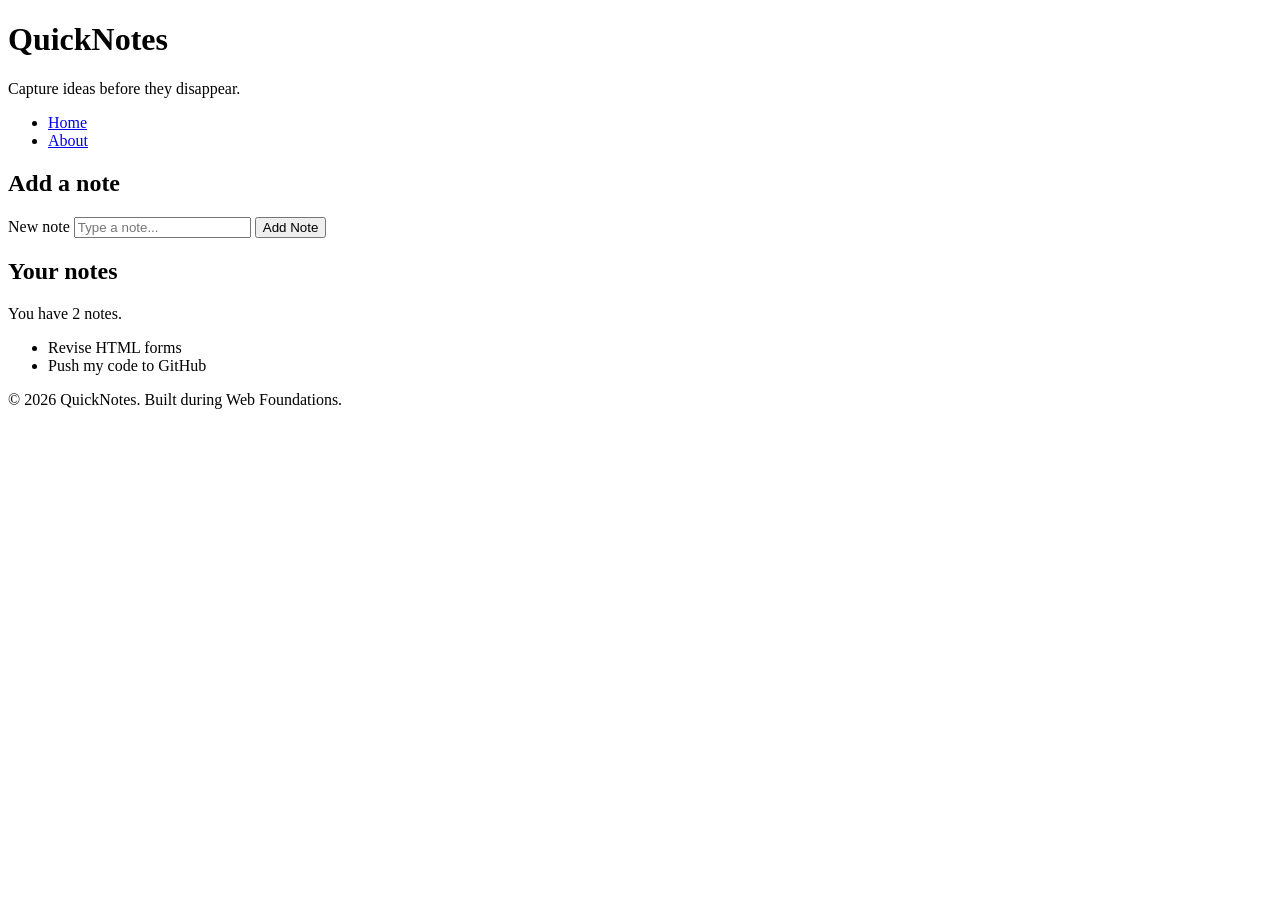
<file: web-foundationss-days/day1/index.html>
<!DOCTYPE html>
<html lang="en">
  <head>
    <meta charset="UTF-8" />
    <meta name="viewport" content="width=device-width, initial-scale=1.0" />
    <title>QuickNotes</title>
  </head>
  <body>
    <header>
      <h1>QuickNotes</h1>
      <p>Capture ideas before they disappear.</p>
      <nav>
        <ul>
          <li><a href="index.html">Home</a></li>
          <li><a href="about.html">About</a></li>
        </ul>
      </nav>    
    </header>
 
    <main>
      <section>
        <h2>Add a note</h2>
        <form id="note-form">
          <label for="note-input">New note</label>
          <input type="text" id="note-input" placeholder="Type a note..." />
          <button type="submit">Add Note</button>
        </form>
      </section>
 
      <section>
        <h2>Your notes</h2>
        <p id="note-count">You have 2 notes.</p>
        <ul id="notes-list">
          <li>Revise HTML forms</li>
          <li>Push my code to GitHub</li>
        </ul>
      </section>
    </main>
 
    <footer>
      <p>&copy; 2026 QuickNotes. Built during Web Foundations.</p>
    </footer>
  </body>
</html>
</file>
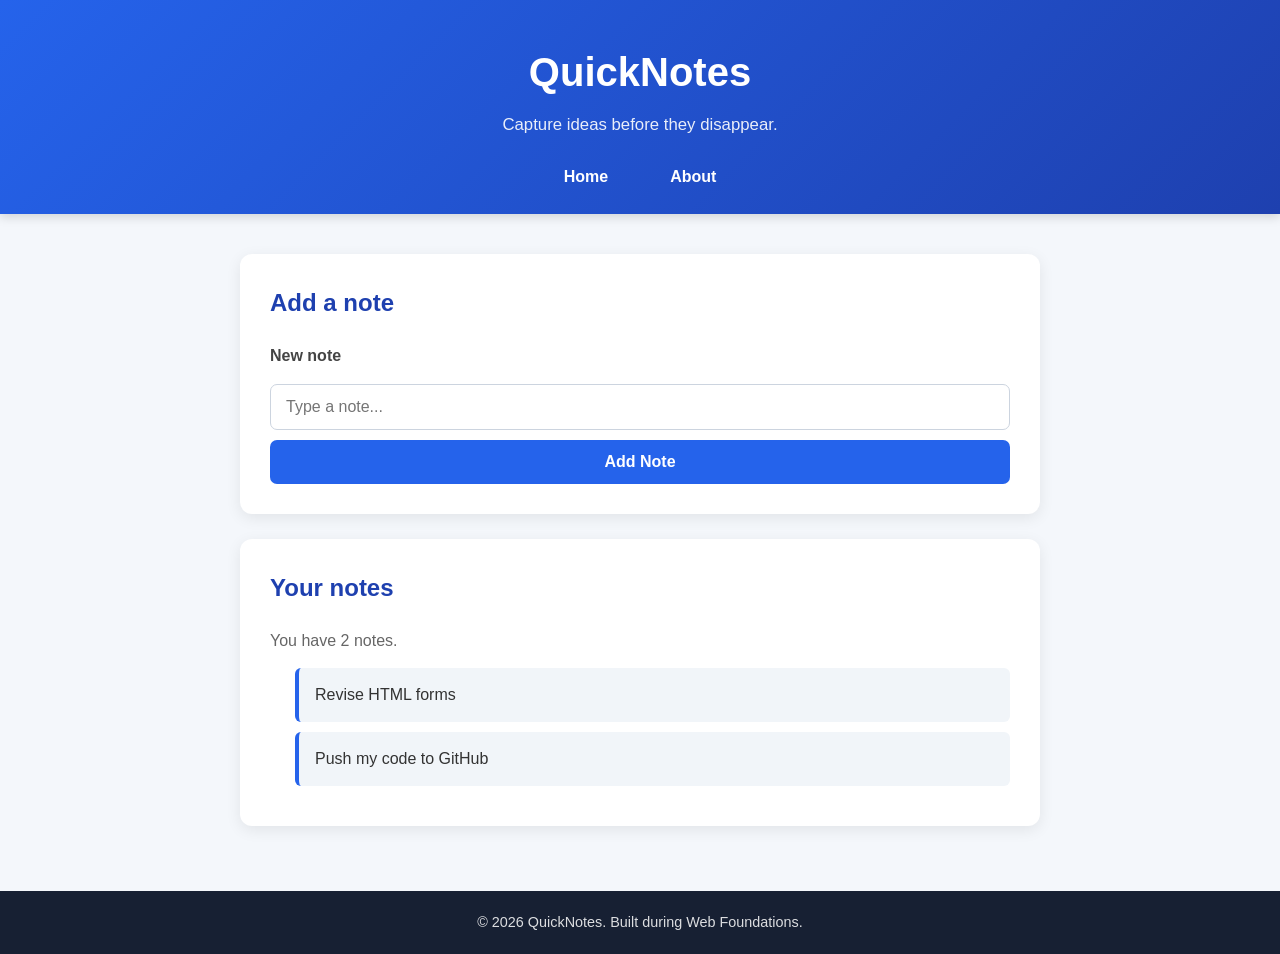
<file: web-foundationss-days/day2/index.html>
<!doctype html>
<html lang="en">
  <head>
    <meta charset="UTF-8" />
    <meta name="viewport" content="width=device-width, initial-scale=1.0" />
    <title>QuickNotes</title>
    <link rel="stylesheet" href="style.css" />
  </head>
  <body>
    <header>
      <h1>QuickNotes</h1>
      <p>Capture ideas before they disappear.</p>
      <nav>
        <ul>
          <li><a href="index.html">Home</a></li>
          <li><a href="about.html">About</a></li>
        </ul>
      </nav>
    </header>

    <main>
      <section>
        <h2>Add a note</h2>
        <form id="note-form">
          <label for="note-input">New note</label>
          <input type="text" id="note-input" placeholder="Type a note..." />
          <button type="submit">Add Note</button>
        </form>
      </section>

      <section>
        <h2>Your notes</h2>
        <p id="note-count">You have 2 notes.</p>
        <ul id="notes-list">
          <li>Revise HTML forms</li>
          <li>Push my code to GitHub</li>
        </ul>
      </section>
    </main>

    <footer>
      <p>&copy; 2026 QuickNotes. Built during Web Foundations.</p>
    </footer>
  </body>
</html>
</file>
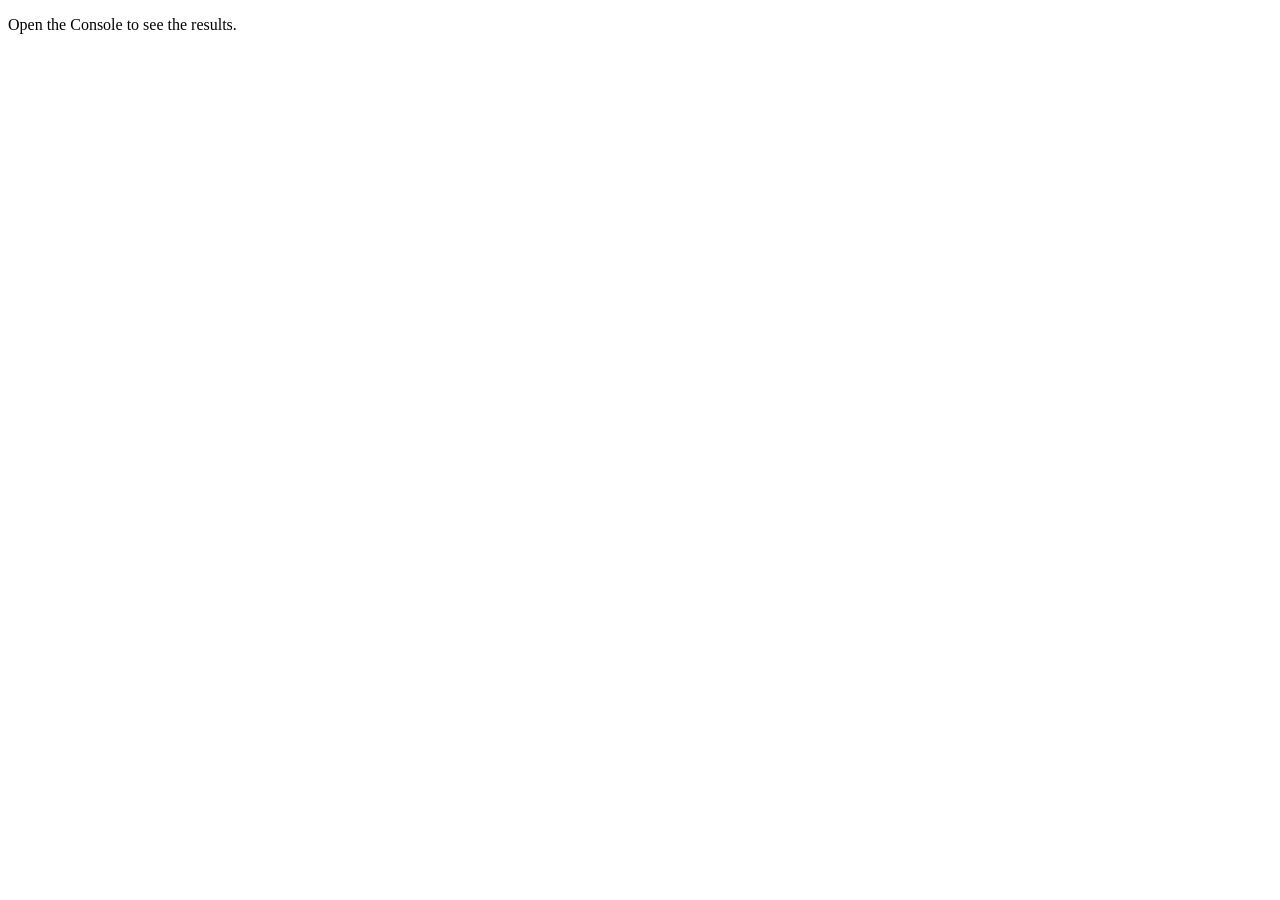
<file: web-foundationss-days/day3/index.html>
<!DOCTYPE html>
<html lang="en">
<head>
    <meta charset="UTF-8">
    <meta name="viewport" content="width=device-width, initial-scale=1.0">
    <title>Notes Toolkit</title>

    <script src="script.js" defer></script>
</head>
<body>

    <p>Open the Console to see the results.</p>

</body>
</html>
</file>
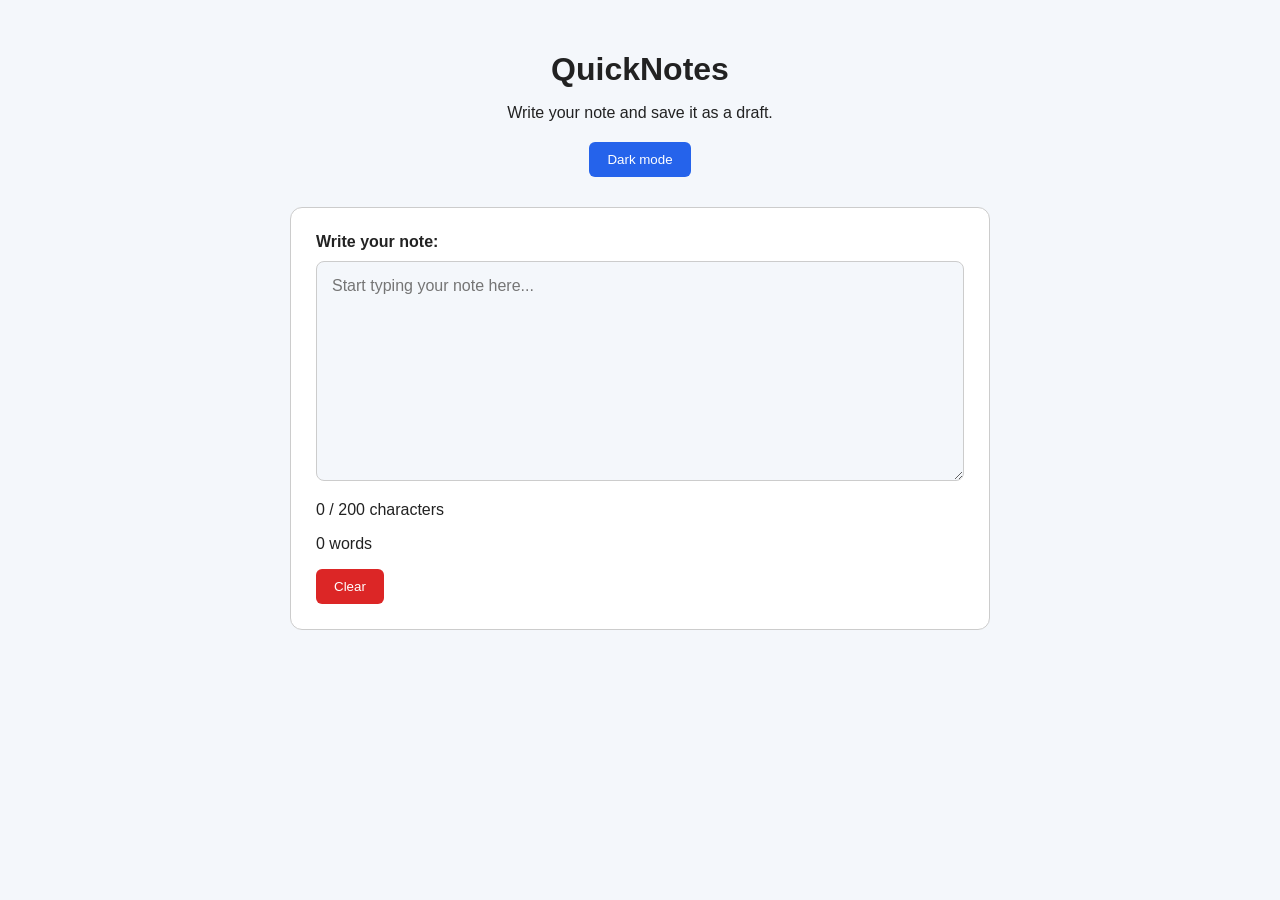
<file: web-foundationss-days/day4/index.html>
<!DOCTYPE html>
<html lang="en">
<head>
    <meta charset="UTF-8">
    <meta name="viewport" content="width=device-width, initial-scale=1.0">

    <title>QuickNotes - Day 4</title>

    <link rel="stylesheet" href="style.css">
    <script src="script.js" defer></script>
</head>

<body>

    <header>
        <h1>QuickNotes</h1>
        <p>Write your note and save it as a draft.</p>

        <button id="theme-toggle">Dark mode</button>
    </header>

    <main>
        <section class="note-section">

            <label for="note-text">Write your note:</label>

            <textarea
                id="note-text"
                maxlength="200"
                rows="10"
                placeholder="Start typing your note here..."
            ></textarea>

            <p id="char-count">0 / 200 characters</p>
            <p id="word-count">0 words</p>

            <button id="clear-btn">Clear</button>

        </section>
    </main>

</body>
</html>
</file>
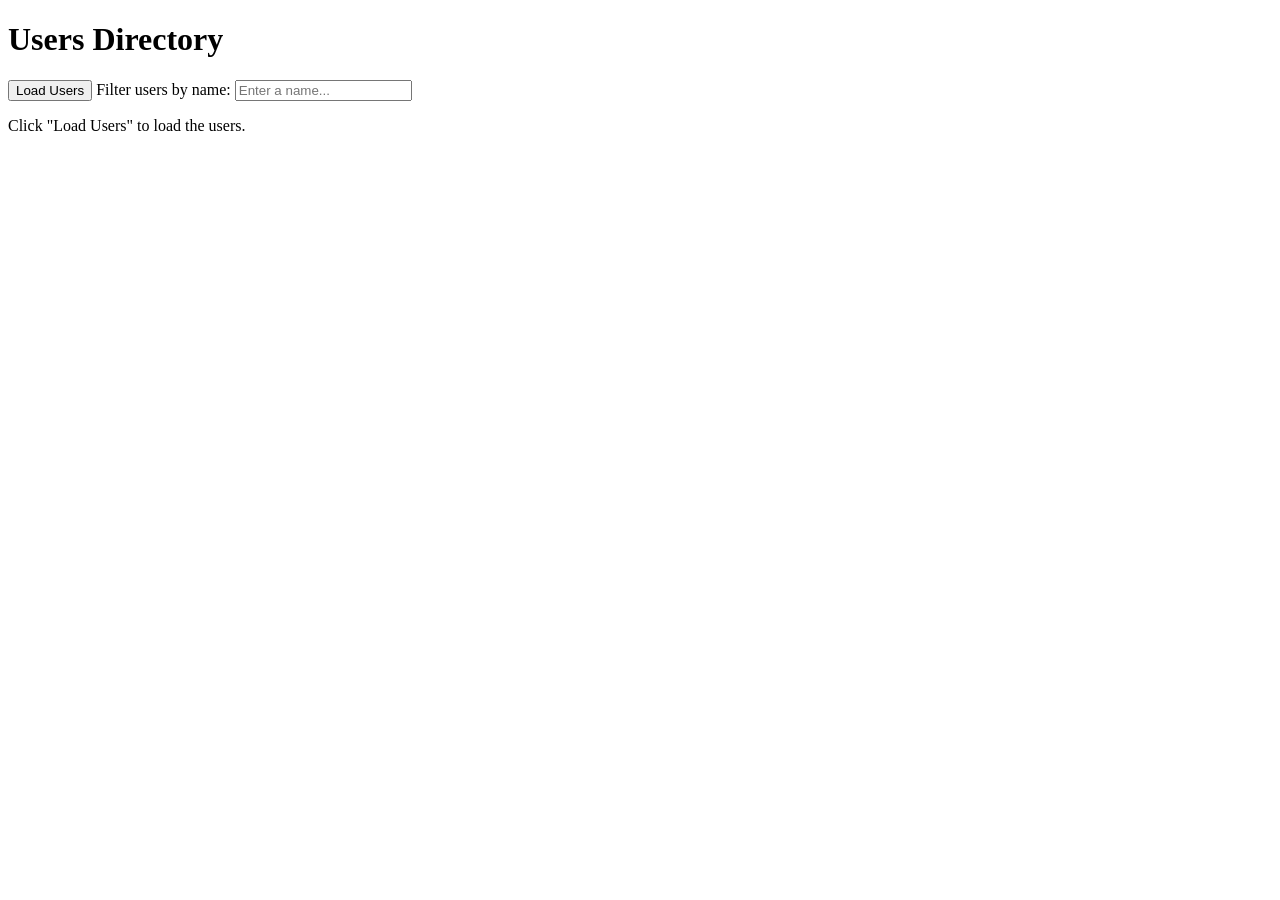
<file: web-foundationss-days/day5/index.html>
<!DOCTYPE html>
<html lang="en">
<head>
    <meta charset="UTF-8">
    <meta name="viewport" content="width=device-width, initial-scale=1.0">
    <title>Day 5 - Users</title>

    <script src="users.js" defer></script>
</head>
<body>

    <h1>Users Directory</h1>

    <button id="load-users">Load Users</button>

    <label for="filter-input">Filter users by name:</label>
    <input
        type="text"
        id="filter-input"
        placeholder="Enter a name..."
    >

    <p id="status">Click "Load Users" to load the users.</p>

    <ul id="users-list"></ul>

</body>
</html>
</file>
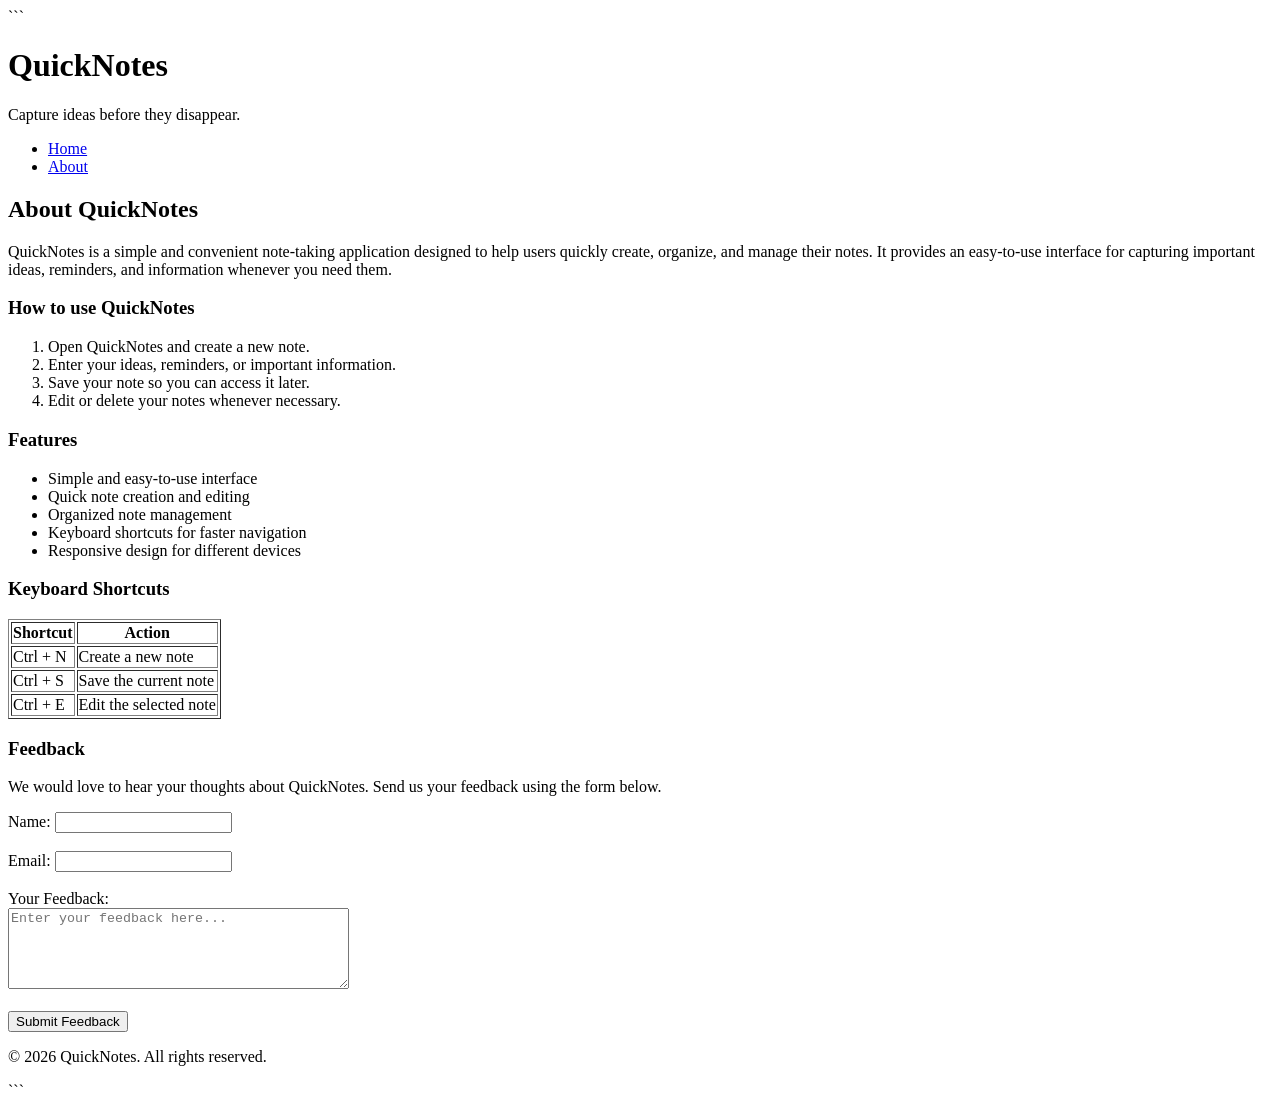
<file: web-foundationss-days/day1/about.html>
<!DOCTYPE html>

<html lang="en">
<head>
    <meta charset="UTF-8">
    <meta name="viewport" content="width=device-width, initial-scale=1.0">
    <meta name="description" content="Learn more about QuickNotes, its features, shortcuts, and how to use it.">
    <title>About QuickNotes</title>
</head>

<body>

```
<header>
    <h1>QuickNotes</h1>
    <p>Capture ideas before they disappear.</p>

    <nav>
        <ul>
            <li><a href="index.html">Home</a></li>
            <li><a href="about.html">About</a></li>
        </ul>
    </nav>
</header>

<main>
    <h2>About QuickNotes</h2>

    <p>
        QuickNotes is a simple and convenient note-taking application designed
        to help users quickly create, organize, and manage their notes.
        It provides an easy-to-use interface for capturing important ideas,
        reminders, and information whenever you need them.
    </p>

    <section>
        <h3>How to use QuickNotes</h3>

        <ol>
            <li>Open QuickNotes and create a new note.</li>
            <li>Enter your ideas, reminders, or important information.</li>
            <li>Save your note so you can access it later.</li>
            <li>Edit or delete your notes whenever necessary.</li>
        </ol>
    </section>

    <section>
        <h3>Features</h3>

        <ul>
            <li>Simple and easy-to-use interface</li>
            <li>Quick note creation and editing</li>
            <li>Organized note management</li>
            <li>Keyboard shortcuts for faster navigation</li>
            <li>Responsive design for different devices</li>
        </ul>
    </section>

    <section>
        <h3>Keyboard Shortcuts</h3>

        <table border="1">
            <thead>
                <tr>
                    <th>Shortcut</th>
                    <th>Action</th>
                </tr>
            </thead>

            <tbody>
                <tr>
                    <td>Ctrl + N</td>
                    <td>Create a new note</td>
                </tr>
                <tr>
                    <td>Ctrl + S</td>
                    <td>Save the current note</td>
                </tr>
                <tr>
                    <td>Ctrl + E</td>
                    <td>Edit the selected note</td>
                </tr>
            </tbody>
        </table>
    </section>

    <section>
        <h3>Feedback</h3>

        <p>
            We would love to hear your thoughts about QuickNotes.
            Send us your feedback using the form below.
        </p>

        <form action="#" method="post">

            <div>
                <label for="name">Name:</label>
                <input type="text" id="name" name="name" required>
            </div>

            <br>

            <div>
                <label for="email">Email:</label>
                <input type="email" id="email" name="email" required>
            </div>

            <br>

            <div>
                <label for="feedback">Your Feedback:</label>
                <br>
                <textarea id="feedback" name="feedback" rows="5" cols="40"
                    placeholder="Enter your feedback here..." required></textarea>
            </div>

            <br>

            <button type="submit">Submit Feedback</button>
        </form>
    </section>
</main>

<footer>
    <p>&copy; 2026 QuickNotes. All rights reserved.</p>
</footer>
```

</body>
</html>
</file>
<file: web-foundationss-days/day2/style.css>
/* =========================
   GENERAL STYLES
========================= */

* {
  margin: 0;
  padding: 0;
  box-sizing: border-box;
}

html {
    scroll-behavior: smooth;
}

body {
  font-family: Arial, Helvetica, sans-serif;
  background-color: #f4f7fb;
  color: #333;
  line-height: 1.6;
  min-height: 100vh;
  display: flex;
  flex-direction: column;
}

/* =========================
   HEADER
========================= */

header {
  background: linear-gradient(135deg, #2563eb, #1e40af);
  color: white;
  text-align: center;
  padding: 40px 20px 25px;
  box-shadow: 0 3px 10px rgba(0, 0, 0, 0.15);
}

header h1 {
  font-size: 2.5rem;
  margin-bottom: 8px;
}

header p {
  font-size: 1.05rem;
  opacity: 0.9;
}

/* =========================
   NAVIGATION
========================= */

nav {
  margin-top: 25px;
}

nav ul {
  list-style: none;
  display: flex;
  justify-content: center;
  gap: 30px;
}

nav a {
  color: white;
  text-decoration: none;
  font-weight: bold;
  padding: 8px 16px;
  border-radius: 6px;
  transition: 0.3s ease;
}

nav a:hover {
  background-color: rgba(255, 255, 255, 0.2);
}

/* =========================
   MAIN CONTENT
========================= */

main {
  width: 90%;
  max-width: 800px;
  margin: 40px auto;
  flex: 1;
}

main > h2 {
    text-align: center;
    color: #1d4ed8;
    margin-bottom: 20px;
    font-size: 2rem;
}

main > p {
    background-color: white;
    padding: 20px;
    border-radius: 10px;
    margin-bottom: 25px;
    box-shadow: 0 2px 8px rgba(0, 0, 0, 0.08);
}


/* =========================
   SECTIONS
   ========================= */

section {
  background-color: white;
  padding: 30px;
  margin-bottom: 25px;
  border-radius: 12px;
  box-shadow: 0 4px 15px rgba(0, 0, 0, 0.08);
}

section h2 {
  color: #1e40af;
  margin-bottom: 20px;
  font-size: 1.5rem;
}


section h3 {
    color: #2563eb;
    margin-bottom: 15px;
    font-size: 1.4rem;
}

/* =========================
   LISTS
   ========================= */

section ol,
section ul {
    padding-left: 25px;
}

section li {
    margin-bottom: 10px;
}

section li::marker {
    color: #2563eb;
    font-weight: bold;
}

/* =========================
   TABLE
   ========================= */

table {
    width: 100%;
    border-collapse: collapse;
    margin-top: 15px;
    background-color: white;
}

th,
td {
    border: 1px solid #d1d5db;
    padding: 12px;
    text-align: left;
}

th {
    background-color: #2563eb;
    color: white;
}

tr:nth-child(even) {
    background-color: #f8fafc;
}

tr:hover {
    background-color: #eaf1ff;
}

/* =========================
   FEEDBACK FORM
   ========================= */

form {
    margin-top: 20px;
}

form div {
    margin-bottom: 15px;
}

label {
    display: block;
    font-weight: bold;
    margin-bottom: 6px;
    color: #374151;
}

input,
textarea {
    width: 100%;
    padding: 12px;
    border: 1px solid #cbd5e1;
    border-radius: 6px;
    font-size: 1rem;
    font-family: inherit;
    outline: none;
    transition: border-color 0.3s ease, box-shadow 0.3s ease;
}

input:focus,
textarea:focus {
    border-color: #2563eb;
    box-shadow: 0 0 0 3px rgba(37, 99, 235, 0.15);
}

textarea {
    resize: vertical;
    min-height: 120px;
}

/* =========================
   BUTTON
   ========================= */

button {
    background-color: #2563eb;
    color: white;
    border: none;
    padding: 12px 22px;
    border-radius: 6px;
    font-size: 1rem;
    font-weight: bold;
    cursor: pointer;
    transition: background-color 0.3s ease, transform 0.2s ease;
}

button:hover {
    background-color: #1d4ed8;
    transform: translateY(-2px);
}

button:active {
    transform: translateY(0);
}

/* =========================
   FORM
========================= */

#note-form {
  display: flex;
  flex-direction: column;
  gap: 10px;
}

#note-form label {
  font-weight: bold;
  color: #444;
}

#note-input {
  width: 100%;
  padding: 13px 15px;
  border: 1px solid #ccd4df;
  border-radius: 7px;
  font-size: 1rem;
  outline: none;
  transition: 0.3s ease;
}

#note-input:focus {
  border-color: #2563eb;
  box-shadow: 0 0 0 3px rgba(37, 99, 235, 0.15);
}

button {
  background-color: #2563eb;
  color: white;
  border: none;
  padding: 13px 20px;
  border-radius: 7px;
  font-size: 1rem;
  font-weight: bold;
  cursor: pointer;
  transition: 0.3s ease;
}

button:hover {
  background-color: #1e40af;
  transform: translateY(-1px);
}

/* =========================
   NOTE COUNT
========================= */

#note-count {
  color: #666;
  margin-bottom: 15px;
}

/* =========================
   NOTES LIST
========================= */

#notes-list {
  list-style: none;
}

#notes-list li {
  background-color: #f1f5f9;
  border-left: 4px solid #2563eb;
  margin-bottom: 10px;
  padding: 14px 16px;
  border-radius: 6px;
  transition: 0.3s ease;
}

#notes-list li:hover {
  background-color: #e2e8f0;
  transform: translateX(4px);
}

/* =========================
   FOOTER
========================= */

footer {
  background-color: #172033;
  color: white;
  text-align: center;
  padding: 20px;
  margin-top: auto;
}

footer p {
  font-size: 0.9rem;
  opacity: 0.85;
}

/* =========================
   RESPONSIVE DESIGN
========================= */

/* Tablets */
@media (max-width: 768px) {
  header {
    padding: 25px 15px;
  }

  header h1 {
    font-size: 2rem;
  }

  header p {
    font-size: 0.95rem;
  }

  nav ul {
    gap: 15px;
  }

  nav a {
    padding: 7px 12px;
  }

  main {
    width: 94%;
    margin: 25px auto;
  }

  main > h2 {
    font-size: 1.8rem;
  }

  section {
    padding: 20px;
  }

  section h2 {
    font-size: 1.3rem;
  }

  button {
    width: 100%;
  }
}

/* Mobile Devices */
@media (max-width: 480px) {
  header {
    padding: 20px 10px;
  }

  header h1 {
    font-size: 1.7rem;
  }

  header p {
    font-size: 0.9rem;
  }

  nav ul {
    flex-direction: column;
    gap: 10px;
  }

  main {
    width: 96%;
    margin: 20px auto;
  }

  main > h2 {
    font-size: 1.5rem;
  }

  section {
    padding: 15px;
  }

  section h2 {
    font-size: 1.2rem;
  }

  button {
    padding: 10px 15px;
    font-size: 0.95rem;
  }
}
</file>
<file: web-foundationss-days/day4/style.css>
:root {
    --bg-color: #f4f7fb;
    --text-color: #222;
    --card-color: #ffffff;
    --border-color: #cccccc;
    --button-color: #2563eb;
    --button-text: #ffffff;
    --warning-color: orange;
    --over-color: red;
}

body.dark {
    --bg-color: #121212;
    --text-color: #f5f5f5;
    --card-color: #1e1e1e;
    --border-color: #444444;
    --button-color: #3b82f6;
    --button-text: #ffffff;
}

* {
    box-sizing: border-box;
}

body {
    margin: 0;
    min-height: 100vh;

    font-family: Arial, sans-serif;

    background-color: var(--bg-color);
    color: var(--text-color);

    transition: background-color 0.3s ease,
                color 0.3s ease;
}

header {
    text-align: center;
    padding: 30px 20px;
}

header h1 {
    margin-bottom: 10px;
}

header p {
    margin-bottom: 20px;
}

main {
    width: 90%;
    max-width: 700px;
    margin: 0 auto;
}

.note-section {
    background-color: var(--card-color);

    padding: 25px;

    border: 1px solid var(--border-color);
    border-radius: 12px;
}

label {
    display: block;
    margin-bottom: 10px;
    font-weight: bold;
}

textarea {
    width: 100%;
    min-height: 220px;

    padding: 15px;

    font-size: 16px;
    font-family: inherit;

    color: var(--text-color);
    background-color: var(--bg-color);

    border: 1px solid var(--border-color);
    border-radius: 8px;

    resize: vertical;
}

button {
    padding: 10px 18px;

    border: none;
    border-radius: 6px;

    background-color: var(--button-color);
    color: var(--button-text);

    cursor: pointer;
}

button:hover {
    opacity: 0.85;
}

/* Character counter warning */
.warning {
    color: var(--warning-color);
}

/* Character counter over limit */
.over {
    color: var(--over-color);
    font-weight: bold;
}

#clear-btn {
    background-color: #dc2626;
}

@media (max-width: 600px) {

    main {
        width: 94%;
    }

    .note-section {
        padding: 18px;
    }

    textarea {
        min-height: 180px;
    }

    button {
        width: 100%;
        margin-top: 10px;
    }
}
</file>
